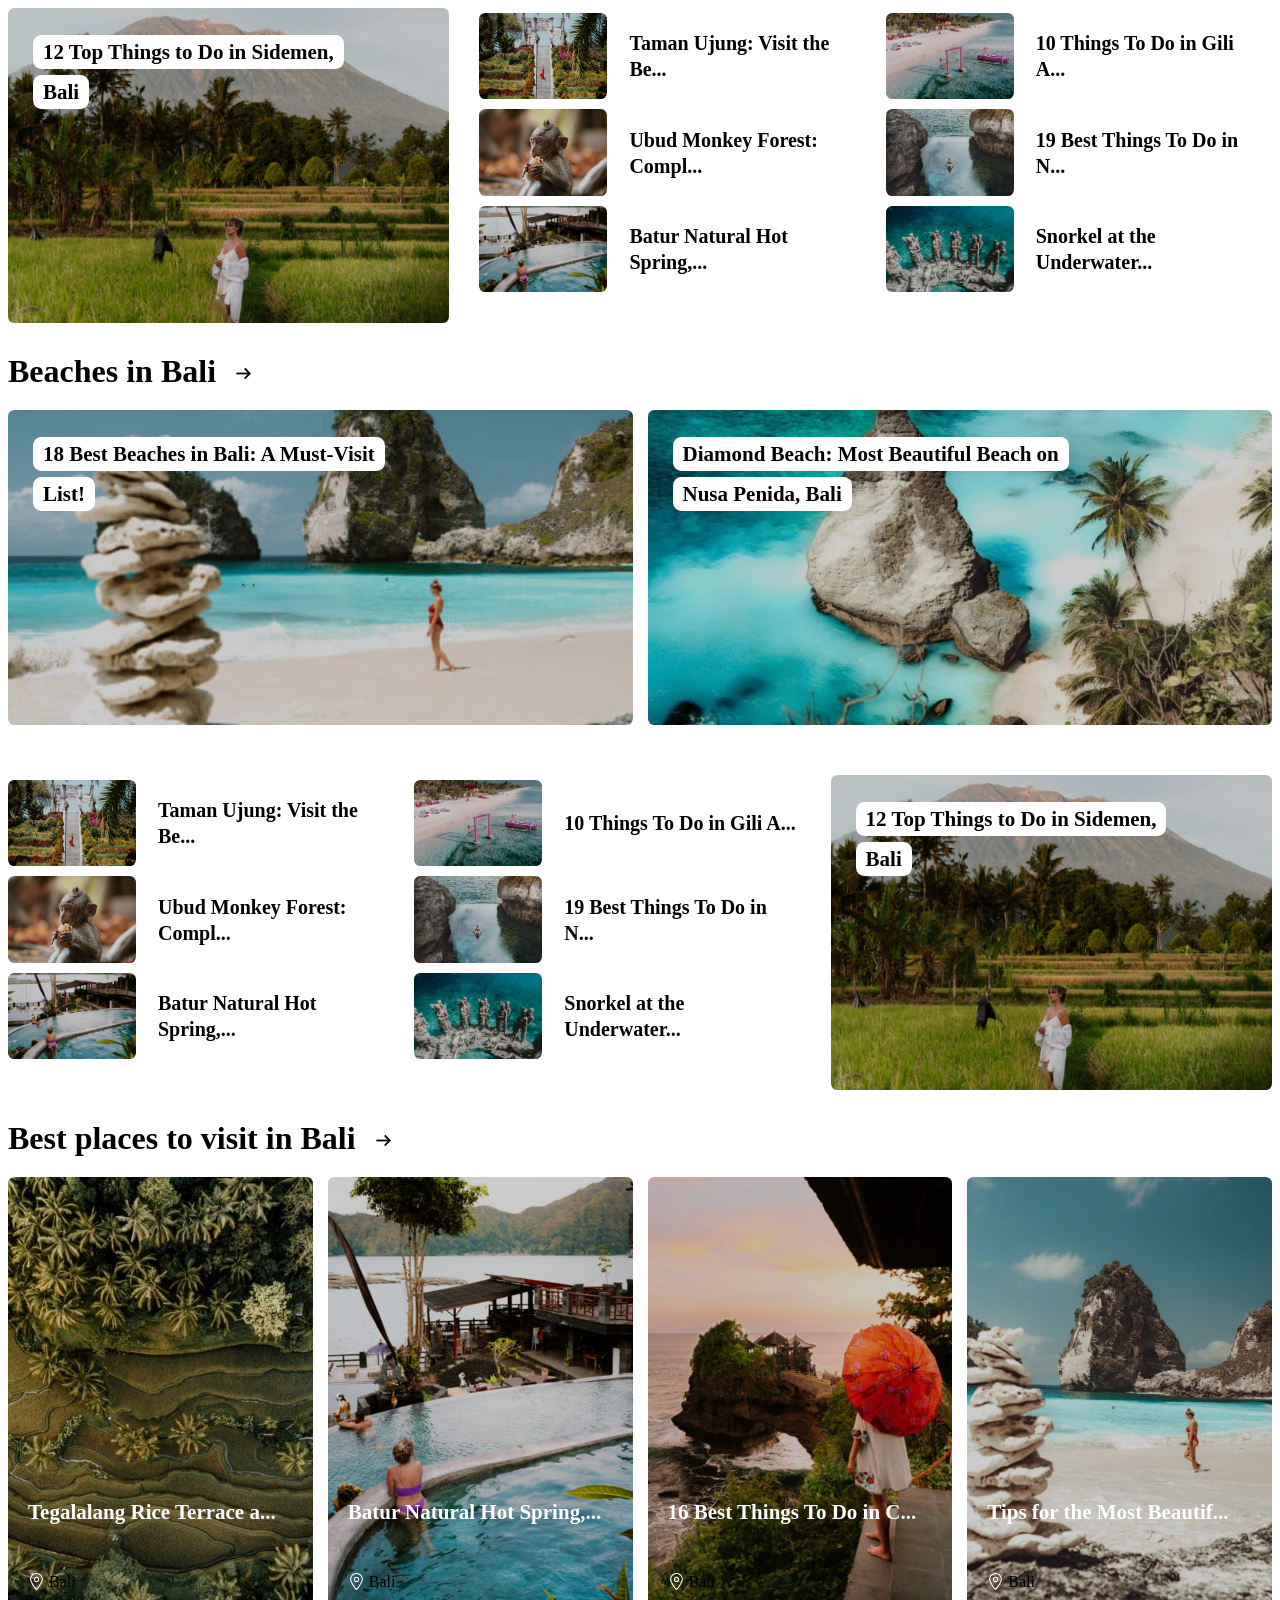
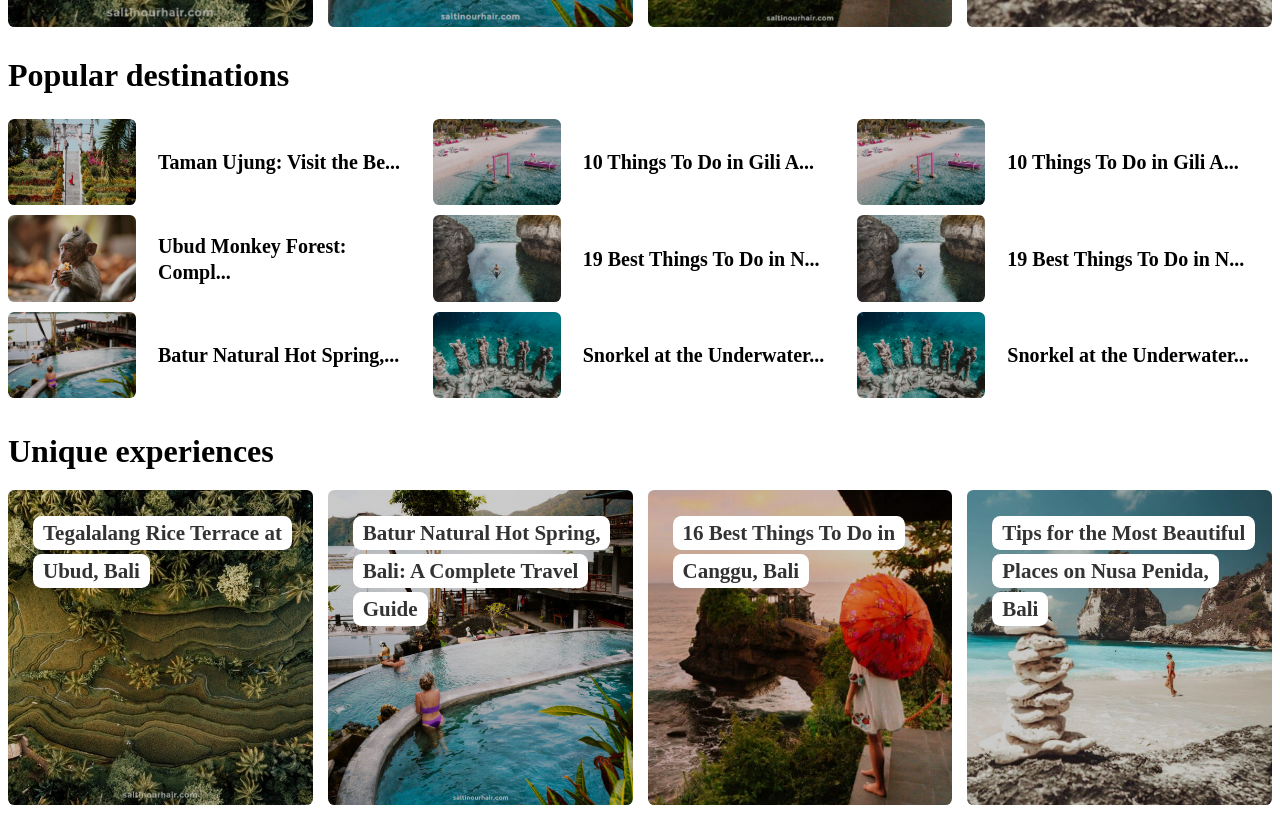
<file: Thailand_blog_page/New folder/index.html>
<!DOCTYPE html>
<html lang="en">

<head>
    <meta charset="UTF-8">
    <meta name="viewport" content="width=device-width, initial-scale=1.0">
    <title>Document</title>
    <link rel="stylesheet" href="index.css">
</head>

<body>

    <div class="siteWidth">
        <section class="section_1">
            <div class="section_1-left">
                <img src="sidemen-bali-1-540x810.jpg">
                <div>
                    <h3 class="absoluteTitle">12 Top Things to Do in Sidemen, Bali</h3>
                </div>
            </div>
            <div class="section_1-right">
                <div class="section_1-right-grid">
                    <div class="section_1-right-grid-item">
                        <div><img src="amed-bali-15-432x600.jpg"></div>
                        <h4 class="limit gridTitle">Taman Ujung: Visit the Beautiful Water Palace in Bali</h4>
                    </div>
                    <div class="section_1-right-grid-item">
                        <div><img src="monkey-forest-ubud-bali-430x600.jpg"></div>
                        <h4 class="limit gridTitle">Ubud Monkey Forest: Complete Guide Bali’s Sacred Sanctuary</h4>
                    </div>
                    <div class="section_1-right-grid-item">
                        <div><img src="hot-spring-batur-bali-600x600.jpg"></div>
                        <h4 class="limit gridTitle">Batur Natural Hot Spring, Bali: A Complete Travel Guide</h4>
                    </div>
                </div>
                <div class="section_1-right-grid">
                    <div class="section_1-right-grid-item">
                        <div><img src="things-to-do-gili-air-header-648x600.jpg"></div>
                        <h4 class="limit gridTitle">10 Things To Do in Gili Air, Lombok</>
                    </div>
                    <div class="section_1-right-grid-item">
                        <div><img src="things-to-do-nusa-penida-header-651x600.jpg"></div>
                        <h4 class="limit gridTitle">19 Best Things To Do in Nusa Penida</h4>
                    </div>
                    <div class="section_1-right-grid-item">
                        <div><img src="gili-underwater-sculptures-800x600.jpg"></div>
                        <h4 class="limit gridTitle">Snorkel at the Underwater Statues of Gili Meno, Indonesia</h4>
                    </div>
                </div>
            </div>
        </section>
        <section class="section_2">
            <h2 class="sectionMainHeading">Beaches in Bali
                <svg xmlns="http://www.w3.org/2000/svg" xmlns:xlink="http://www.w3.org/1999/xlink" version="1.1"
                    id="Layer_1" viewBox="0 0 32 32" enable-background="new 0 0 32 32" xml:space="preserve">
                    <line fill="none" stroke="#000000" stroke-width="3" stroke-miterlimit="10" x1="26" y1="16" x2="4"
                        y2="16" />
                    <polyline fill="none" stroke="#000000" stroke-width="3" stroke-miterlimit="10"
                        points="18,7.5 26.5,16 18,24.5 " />
                </svg>
            </h2>
            <div class="section_2Wrapper">
                <div class="section_2-left">
                    <img src="DSC9452-540x810.jpg">
                    <div>
                        <h3 class="absoluteTitle">18 Best Beaches in Bali: A Must-Visit List!</h3>
                    </div>
                </div>
                <div class="section_2-right">
                    <img src="diamond-beach-nusa-penida-view-800x580.webp">
                    <div>
                        <h3 class="absoluteTitle">Diamond Beach: Most Beautiful Beach on Nusa Penida, Bali</h3>
                    </div>
                </div>
            </div>
        </section>
        <section class="section_1 Reverse" style="margin-top: 50px;">
            <div class="section_1-left">
                <img src="sidemen-bali-1-540x810.jpg">
                <div>
                    <h3 class="absoluteTitle">12 Top Things to Do in Sidemen, Bali</h3>
                </div>
            </div>
            <div class="section_1-right">
                <div class="section_1-right-grid">
                    <div class="section_1-right-grid-item">
                        <div><img src="amed-bali-15-432x600.jpg"></div>
                        <h4 class="limit gridTitle">Taman Ujung: Visit the Beautiful Water Palace in Bali</h4>
                    </div>
                    <div class="section_1-right-grid-item">
                        <div><img src="monkey-forest-ubud-bali-430x600.jpg"></div>
                        <h4 class="limit gridTitle">Ubud Monkey Forest: Complete Guide Bali’s Sacred Sanctuary</h4>
                    </div>
                    <div class="section_1-right-grid-item">
                        <div><img src="hot-spring-batur-bali-600x600.jpg"></div>
                        <h4 class="limit gridTitle">Batur Natural Hot Spring, Bali: A Complete Travel Guide</h4>
                    </div>
                </div>
                <div class="section_1-right-grid">
                    <div class="section_1-right-grid-item">
                        <div><img src="things-to-do-gili-air-header-648x600.jpg"></div>
                        <h4 class="limit gridTitle">10 Things To Do in Gili Air, Lombok</>
                    </div>
                    <div class="section_1-right-grid-item">
                        <div><img src="things-to-do-nusa-penida-header-651x600.jpg"></div>
                        <h4 class="limit gridTitle">19 Best Things To Do in Nusa Penida</h4>
                    </div>
                    <div class="section_1-right-grid-item">
                        <div><img src="gili-underwater-sculptures-800x600.jpg"></div>
                        <h4 class="limit gridTitle">Snorkel at the Underwater Statues of Gili Meno, Indonesia</h4>
                    </div>
                </div>
            </div>
        </section>
        <section class="section_3">
            <h2 class="sectionMainHeading">Best places to visit in Bali
                <svg xmlns="http://www.w3.org/2000/svg" xmlns:xlink="http://www.w3.org/1999/xlink" version="1.1"
                    id="Layer_1" viewBox="0 0 32 32" enable-background="new 0 0 32 32" xml:space="preserve">
                    <line fill="none" stroke="#000000" stroke-width="3" stroke-miterlimit="10" x1="26" y1="16" x2="4"
                        y2="16" />
                    <polyline fill="none" stroke="#000000" stroke-width="3" stroke-miterlimit="10"
                        points="18,7.5 26.5,16 18,24.5 " />
                </svg>
            </h2>
            <div class="section_3Wrapper">
                <div class="section_3-item">
                    <img src="tegalalang-rice-terraces-ubud-drone-800x600.jpg">
                    <div>
                        <h3 class="limit">Tegalalang Rice Terrace at Ubud, Bali</h3>
                        <p>
                            <svg xmlns="http://www.w3.org/2000/svg" xmlns:xlink="http://www.w3.org/1999/xlink" xmlns:sketch="http://www.bohemiancoding.com/sketch/ns" width="17px" height="17px" viewBox="-4 0 32 32" version="1.1">
                                <title>location</title>
                                <desc>Created with Sketch Beta.</desc>
                                <defs>
                            
                            </defs>
                                <g id="Page-1" stroke="none" stroke-width="3" fill="none" fill-rule="evenodd" sketch:type="MSPage">
                                    <g id="Icon-Set" sketch:type="MSLayerGroup" transform="translate(-104.000000, -411.000000)" fill="#fff">
                                        <path d="M116,426 C114.343,426 113,424.657 113,423 C113,421.343 114.343,420 116,420 C117.657,420 119,421.343 119,423 C119,424.657 117.657,426 116,426 L116,426 Z M116,418 C113.239,418 111,420.238 111,423 C111,425.762 113.239,428 116,428 C118.761,428 121,425.762 121,423 C121,420.238 118.761,418 116,418 L116,418 Z M116,440 C114.337,440.009 106,427.181 106,423 C106,417.478 110.477,413 116,413 C121.523,413 126,417.478 126,423 C126,427.125 117.637,440.009 116,440 L116,440 Z M116,411 C109.373,411 104,416.373 104,423 C104,428.018 114.005,443.011 116,443 C117.964,443.011 128,427.95 128,423 C128,416.373 122.627,411 116,411 L116,411 Z" id="location" sketch:type="MSShapeGroup">
                            
                            </path>
                                    </g>
                                </g>
                            </svg>
                            Bali
                        </p>
                    </div>
                </div>
                <div class="section_3-item">
                    <img src="hot-spring-batur-bali-600x600.jpg">
                    <div>
                        <h3 class="limit">Batur Natural Hot Spring, Bali: A Complete Travel Guide</h3>
                        <p>
                            <svg xmlns="http://www.w3.org/2000/svg" xmlns:xlink="http://www.w3.org/1999/xlink" xmlns:sketch="http://www.bohemiancoding.com/sketch/ns" width="17px" height="17px" viewBox="-4 0 32 32" version="1.1">
                                <title>location</title>
                                <desc>Created with Sketch Beta.</desc>
                                <defs>
                            
                            </defs>
                                <g id="Page-1" stroke="none" stroke-width="3" fill="none" fill-rule="evenodd" sketch:type="MSPage">
                                    <g id="Icon-Set" sketch:type="MSLayerGroup" transform="translate(-104.000000, -411.000000)" fill="#fff">
                                        <path d="M116,426 C114.343,426 113,424.657 113,423 C113,421.343 114.343,420 116,420 C117.657,420 119,421.343 119,423 C119,424.657 117.657,426 116,426 L116,426 Z M116,418 C113.239,418 111,420.238 111,423 C111,425.762 113.239,428 116,428 C118.761,428 121,425.762 121,423 C121,420.238 118.761,418 116,418 L116,418 Z M116,440 C114.337,440.009 106,427.181 106,423 C106,417.478 110.477,413 116,413 C121.523,413 126,417.478 126,423 C126,427.125 117.637,440.009 116,440 L116,440 Z M116,411 C109.373,411 104,416.373 104,423 C104,428.018 114.005,443.011 116,443 C117.964,443.011 128,427.95 128,423 C128,416.373 122.627,411 116,411 L116,411 Z" id="location" sketch:type="MSShapeGroup">
                            
                            </path>
                                    </g>
                                </g>
                            </svg>
                            Bali
                        </p>
                    </div>
                </div>
                <div class="section_3-item">
                    <img src="things-to-do-canggu-bali-tanahlot-2-432x600.webp">
                    <div>
                        <h3 class="limit">16 Best Things To Do in Canggu, Bali</h3>
                        <p>
                            <svg xmlns="http://www.w3.org/2000/svg" xmlns:xlink="http://www.w3.org/1999/xlink" xmlns:sketch="http://www.bohemiancoding.com/sketch/ns" width="17px" height="17px" viewBox="-4 0 32 32" version="1.1">
                                <title>location</title>
                                <desc>Created with Sketch Beta.</desc>
                                <defs>
                            
                            </defs>
                                <g id="Page-1" stroke="none" stroke-width="3" fill="none" fill-rule="evenodd" sketch:type="MSPage">
                                    <g id="Icon-Set" sketch:type="MSLayerGroup" transform="translate(-104.000000, -411.000000)" fill="#fff">
                                        <path d="M116,426 C114.343,426 113,424.657 113,423 C113,421.343 114.343,420 116,420 C117.657,420 119,421.343 119,423 C119,424.657 117.657,426 116,426 L116,426 Z M116,418 C113.239,418 111,420.238 111,423 C111,425.762 113.239,428 116,428 C118.761,428 121,425.762 121,423 C121,420.238 118.761,418 116,418 L116,418 Z M116,440 C114.337,440.009 106,427.181 106,423 C106,417.478 110.477,413 116,413 C121.523,413 126,417.478 126,423 C126,427.125 117.637,440.009 116,440 L116,440 Z M116,411 C109.373,411 104,416.373 104,423 C104,428.018 114.005,443.011 116,443 C117.964,443.011 128,427.95 128,423 C128,416.373 122.627,411 116,411 L116,411 Z" id="location" sketch:type="MSShapeGroup">
                            
                            </path>
                                    </g>
                                </g>
                            </svg>
                            Bali
                        </p>
                    </div>
                </div>
                <div class="section_3-item">
                    <img src="nusa-penida-trip-guide-3-day-header-644x600.jpg">
                    <div>
                        <h3 class="limit">Tips for the Most Beautiful Places on Nusa Penida, Bali</h3>
                        <p>
                            <svg xmlns="http://www.w3.org/2000/svg" xmlns:xlink="http://www.w3.org/1999/xlink" xmlns:sketch="http://www.bohemiancoding.com/sketch/ns" width="17px" height="17px" viewBox="-4 0 32 32" version="1.1">
                                <title>location</title>
                                <desc>Created with Sketch Beta.</desc>
                                <defs>
                            
                            </defs>
                                <g id="Page-1" stroke="none" stroke-width="3" fill="none" fill-rule="evenodd" sketch:type="MSPage">
                                    <g id="Icon-Set" sketch:type="MSLayerGroup" transform="translate(-104.000000, -411.000000)" fill="#fff">
                                        <path d="M116,426 C114.343,426 113,424.657 113,423 C113,421.343 114.343,420 116,420 C117.657,420 119,421.343 119,423 C119,424.657 117.657,426 116,426 L116,426 Z M116,418 C113.239,418 111,420.238 111,423 C111,425.762 113.239,428 116,428 C118.761,428 121,425.762 121,423 C121,420.238 118.761,418 116,418 L116,418 Z M116,440 C114.337,440.009 106,427.181 106,423 C106,417.478 110.477,413 116,413 C121.523,413 126,417.478 126,423 C126,427.125 117.637,440.009 116,440 L116,440 Z M116,411 C109.373,411 104,416.373 104,423 C104,428.018 114.005,443.011 116,443 C117.964,443.011 128,427.95 128,423 C128,416.373 122.627,411 116,411 L116,411 Z" id="location" sketch:type="MSShapeGroup">
                            
                            </path>
                                    </g>
                                </g>
                            </svg>
                            Bali
                        </p>
                    </div>
                </div>
            </div>
        </section>
        <section class="section_4">
            <h2 class="sectionMainHeading">Popular destinations</h2>
            <div class="section_1-right">
                <div class="section_1-right-grid">
                    <div class="section_1-right-grid-item">
                        <div><img src="amed-bali-15-432x600.jpg"></div>
                        <h4 class="limit gridTitle">Taman Ujung: Visit the Beautiful Water Palace in Bali</h4>
                    </div>
                    <div class="section_1-right-grid-item">
                        <div><img src="monkey-forest-ubud-bali-430x600.jpg"></div>
                        <h4 class="limit gridTitle">Ubud Monkey Forest: Complete Guide Bali’s Sacred Sanctuary</h4>
                    </div>
                    <div class="section_1-right-grid-item">
                        <div><img src="hot-spring-batur-bali-600x600.jpg"></div>
                        <h4 class="limit gridTitle">Batur Natural Hot Spring, Bali: A Complete Travel Guide</h4>
                    </div>
                </div>
                <div class="section_1-right-grid">
                    <div class="section_1-right-grid-item">
                        <div><img src="things-to-do-gili-air-header-648x600.jpg"></div>
                        <h4 class="limit gridTitle">10 Things To Do in Gili Air, Lombok</h4>
                    </div>
                    <div class="section_1-right-grid-item">
                        <div><img src="things-to-do-nusa-penida-header-651x600.jpg"></div>
                        <h4 class="limit gridTitle">19 Best Things To Do in Nusa Penida</h4>
                    </div>
                    <div class="section_1-right-grid-item">
                        <div><img src="gili-underwater-sculptures-800x600.jpg"></div>
                        <h4 class="limit gridTitle">Snorkel at the Underwater Statues of Gili Meno, Indonesia</h4>
                    </div>
                </div>
                <div class="section_1-right-grid">
                    <div class="section_1-right-grid-item">
                        <div><img src="things-to-do-gili-air-header-648x600.jpg"></div>
                        <h4 class="limit gridTitle">10 Things To Do in Gili Air, Lombok</h4>
                    </div>
                    <div class="section_1-right-grid-item">
                        <div><img src="things-to-do-nusa-penida-header-651x600.jpg"></div>
                        <h4 class="limit gridTitle">19 Best Things To Do in Nusa Penida</h4>
                    </div>
                    <div class="section_1-right-grid-item">
                        <div><img src="gili-underwater-sculptures-800x600.jpg"></div>
                        <h4 class="limit gridTitle">Snorkel at the Underwater Statues of Gili Meno, Indonesia</h4>
                    </div>
                </div>
            </div>
        </section>
        <section class="section_3 h315">
            <h2 class="sectionMainHeading">Unique experiences</h2>
            <div class="section_3Wrapper">
                <div class="section_3-item">
                    <img src="tegalalang-rice-terraces-ubud-drone-800x600.jpg">
                    <div>
                        <h3 class="absoluteTitle">Tegalalang Rice Terrace at Ubud, Bali</h3>
                    </div>
                </div>
                <div class="section_3-item">
                    <img src="hot-spring-batur-bali-600x600.jpg">
                    <div>
                        <h3 class="absoluteTitle">Batur Natural Hot Spring, Bali: A Complete Travel Guide</h3>
                    </div>
                </div>
                <div class="section_3-item">
                    <img src="things-to-do-canggu-bali-tanahlot-2-432x600.webp">
                    <div>
                        <h3 class="absoluteTitle">16 Best Things To Do in Canggu, Bali</h3>
                    </div>
                </div>
                <div class="section_3-item">
                    <img src="nusa-penida-trip-guide-3-day-header-644x600.jpg">
                    <div>
                        <h3 class="absoluteTitle">Tips for the Most Beautiful Places on Nusa Penida, Bali</h3>
                    </div>
                </div>
            </div>
        </section>
    </div>

    <script>
        
        let MAX_TITLE_LENGTH = ( window.innerWidth < 1300) ? 25 : 43;
        
        let title4Limit = document.querySelectorAll('.limit');
        for (let title of title4Limit) {
            let text = title.innerHTML;
            title.innerHTML = truncateTitle(text);
        }

        function truncateTitle(title) {
            // Check if the title length exceeds the maximum limit
            if (title.length > MAX_TITLE_LENGTH) {
                // Truncate the title and add three dots at the end
                return title.substring(0, MAX_TITLE_LENGTH) + '...';
            }
            // If the title is within the limit, return it as is
            return title;
        }

    </script>
</body>

</html>
</file>
<file: Thailand_blog_page/New folder/index.css>
.siteWidth {
    max-width: 1400px;
    margin: 0px auto;
}
.section_1-right-grid > a:nth-child(2) > .section_1-right-grid-item{
border-top:1px solid #c0c0c030;
border-bottom:1px solid #c0c0c030;
}
.blogNew{
    padding-bottom: 50px;
}

.section_1-right-grid-item:hover{
    background-color: #F5F4F2;
    border-radius: 7px;
}
.blogNew a:hover{
    color: currentColor;
}
.sectionMainHeading {
    font-size: 32px;
    margin: 30px 0px 20px 0px;
}

.sectionMainHeading svg {
    width: 19px;
    position: relative;
    top: 1px;
    left: 10px;
}

.section_1 {
    display: grid;
    grid-template-columns: 1.1fr 2fr;
    grid-gap: 20px;
}

.section_1-left img {
    transition: all 0.2s ease-out;
}

.section_1 img,
.section_2 img,
.section_3Wrapper img,
.section_4 img {
    height: 100%;
    object-fit: cover;
    width: 100%;
    filter: brightness(0.8);
}

.section_1-left,
.section_2-left,
.section_2-right,
.h315 .section_3-item {
    height: 315px;
    position: relative;
    overflow: hidden;
    border-radius: 0.4em;
}

.section_1-left>div,
.section_2-left>div,
.section_2-right>div {
    position: absolute;
    top: 25px;
    left: 25px;
    right: 25px;
    font-weight: 600;
    font-size: 21px;
    margin: 0;
    max-width: 395px;
}
.section_1-left>div {
    max-width: 350px;
}

.absoluteTitle {
    background-color: #fff;
    line-height: 1.9;
    padding: 5px 10px;
    border-radius: 0.4em;
    display: inline;
    margin: 0;
    font-size: 21px;
    -webkit-box-decoration-break: clone;

}

.section_1-left:hover img,
.section_3-item:hover img,
.section_2-left:hover img,
.section_2-right:hover img {
    scale: 1.02;
    transition: all 0.2s ease-in;
}

.section_1-right {
    display: flex;
   /* align-items: center; */
    gap:10px;
}

.section_1-right-grid-item {
    display: flex;
    padding: 5px 10px;
}

.section_1-right-grid-item img,
.section_3-item img,
.section_2-left img,
.section_2-right img {
    transition: all 0.2s ease-out;
}

.section_1-right-grid-item:hover img {
    scale: 1.05;
    transition: all 0.2s ease-in;
}

.section_1-right-grid-item>div:first-child {
    backface-visibility: hidden;
    border-radius: 0.4em;
    height: 5.4em;
    min-width: 8em;
    overflow: hidden;
    width: 8em;
}

.gridTitle {
    line-height: 1.3;
    font-weight: 600;
    font-size: 20px;
    margin: 0;
    padding-left: 22px;
    display: flex;
    align-items: center;
}

.section_2Wrapper {
    display: grid;
    grid-template-columns: 1fr 1fr;
    grid-gap: 15px;
}

section.Reverse {
    grid-template-columns: 2fr 1.1fr;
}

.Reverse>div:last-child {
    grid-area: 1;
}

.Reverse .section_1-right-grid-item,
.section_4 .section_1-right-grid-item {
    padding-left: 0px;
}

.section_3Wrapper {
    display: grid;
    grid-template-columns: 1fr 1fr 1fr 1fr;
    grid-gap: 15px;
}

.section_3-item {
    height: 450px;
    position: relative;
    overflow: hidden;
    border-radius: 0.4em;
}

.section_3-item>div {
    position: absolute;
    bottom: 20px;
    left: 20px;
    right: 20px;
}

.section_3-item>div h3 {
    margin: 0;
    margin-bottom: 5px;
    font-size: 21px;
    height:55px;
    color: #fff;
    line-height:1.3 !important;
}
.h315 .section_3-item>div h3{
    color: #333;
    line-height:1.8 !important;
}

.section_3-item>div p svg {
    position: relative;
    top: 3px;
}

.h315 .section_3-item>div {
    position: absolute;
    top: 25px;
    left: 25px;
    bottom: auto;
    right: 25px;
    line-height: 1.3;
    font-weight: 600;
    font-size: 21px;
    margin: 0;
    color: #000;
}
@media screen and (max-width:999px){
    .section_1-right,
    .section_3Wrapper{
        overflow-x: scroll;
    }
    .section_1-right-grid{
        width: 360px;
    }
    .section_1-right {
        display: grid;
        align-items: center;
        grid-template-columns: 1fr 1fr;
    }
    .section_1{
        display: grid;
        grid-template-columns: 1fr 1.7fr;
        grid-gap: 20px;
    }
    section.Reverse{
        display: grid;
        grid-template-columns: 1.7fr 1fr !important;
        grid-gap: 20px;
    }
    .section_3-item {
        width: 345px;
    }
    .section_4 .section_1-right{
        display: grid;
        overflow-x: scroll;
        grid-template-columns: 1fr 1fr 1fr;
    }
}
@media screen and (max-width:767px){
html:not(.avada-has-site-width-percent) #main:has(.blogNew){
padding-left: 15px;
    padding-right: 15px;
}
.section_1-right-grid-item>div:first-child {
    height: 66px;
    min-width: 99px;
    overflow: hidden;
    width: 99px;
}
    .section_1 {
        display: grid;
        grid-template-columns: 1fr;
        grid-gap: 20px;
    }
    .section_1-right-grid{
        width: 76vw;
    }
    .section_1-right-grid-item {
        padding-left: 0px;
    }
    .section_2Wrapper > div{
        width:75vw;
    }
.section_3-item {
    width: 75vw;
}
    .section_2Wrapper{
        overflow-x: scroll;
    }
    section.Reverse{
        display: grid;
        grid-template-columns: 1fr !important;
        grid-gap: 20px;
    }
    .Reverse>div:last-child {
        grid-area:auto !important;
    }
}
@media screen and (min-width:1000px){
.section_1-right > div{
    width:50%;
}
}
@media screen and (min-width:1000px) and (max-width:1100px){
.gridTitle {
    padding-left: 15px;
}
.section_1-right-grid-item {
    padding-right: 0px;
}
}
</file>
